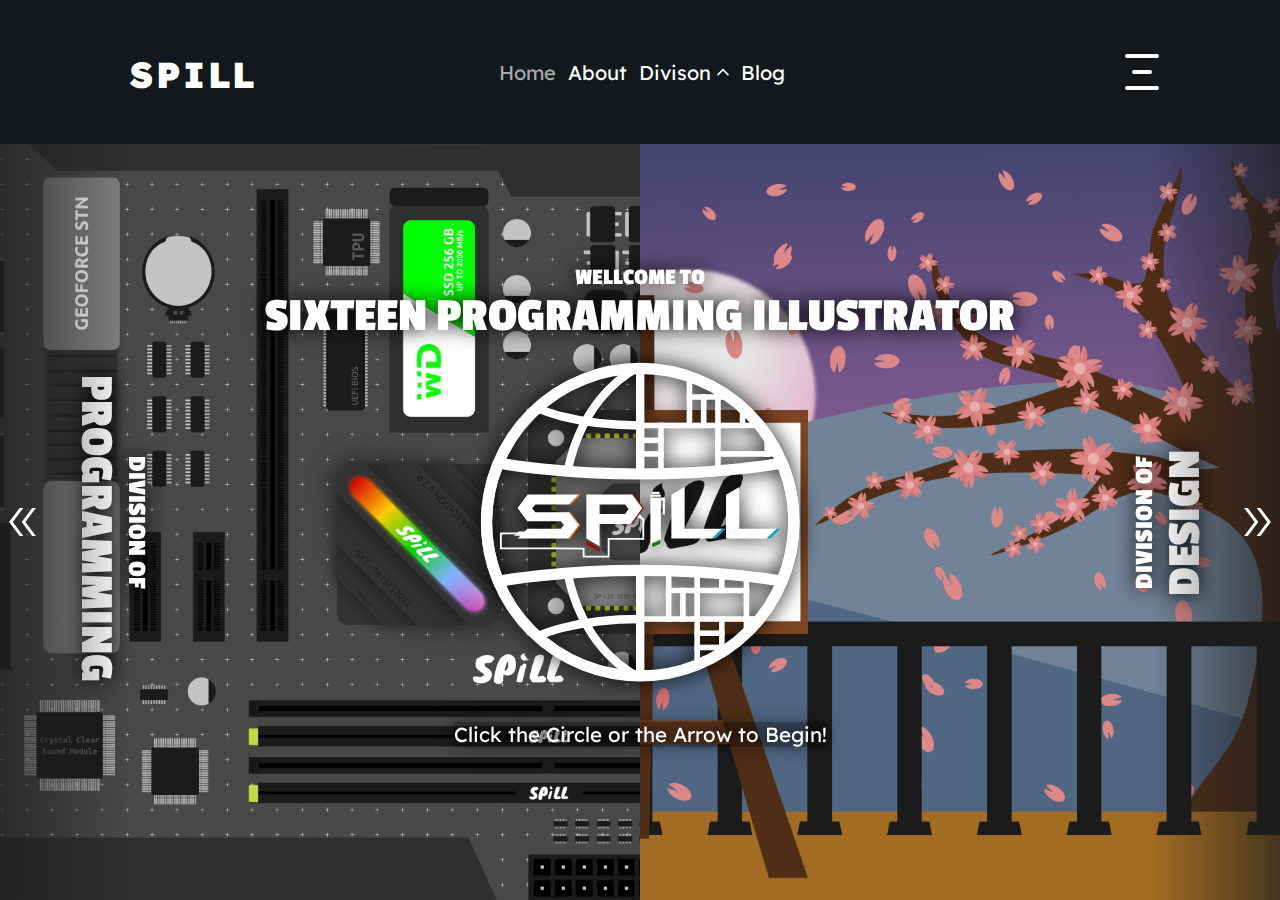
<file: index.html>
<!DOCTYPE html>
<html lang="en">
<head>
    <meta charset="UTF-8">
    <meta name="viewport" content="width=device-width, initial-scale=1.0">
    <title>Document</title>
</head>
<body>
    For Vercel Use Only

    <script>
        setTimeout(() => {
            window.location.href = "/spill";
        }, 200);
    </script>
</body>
</html>
</file>
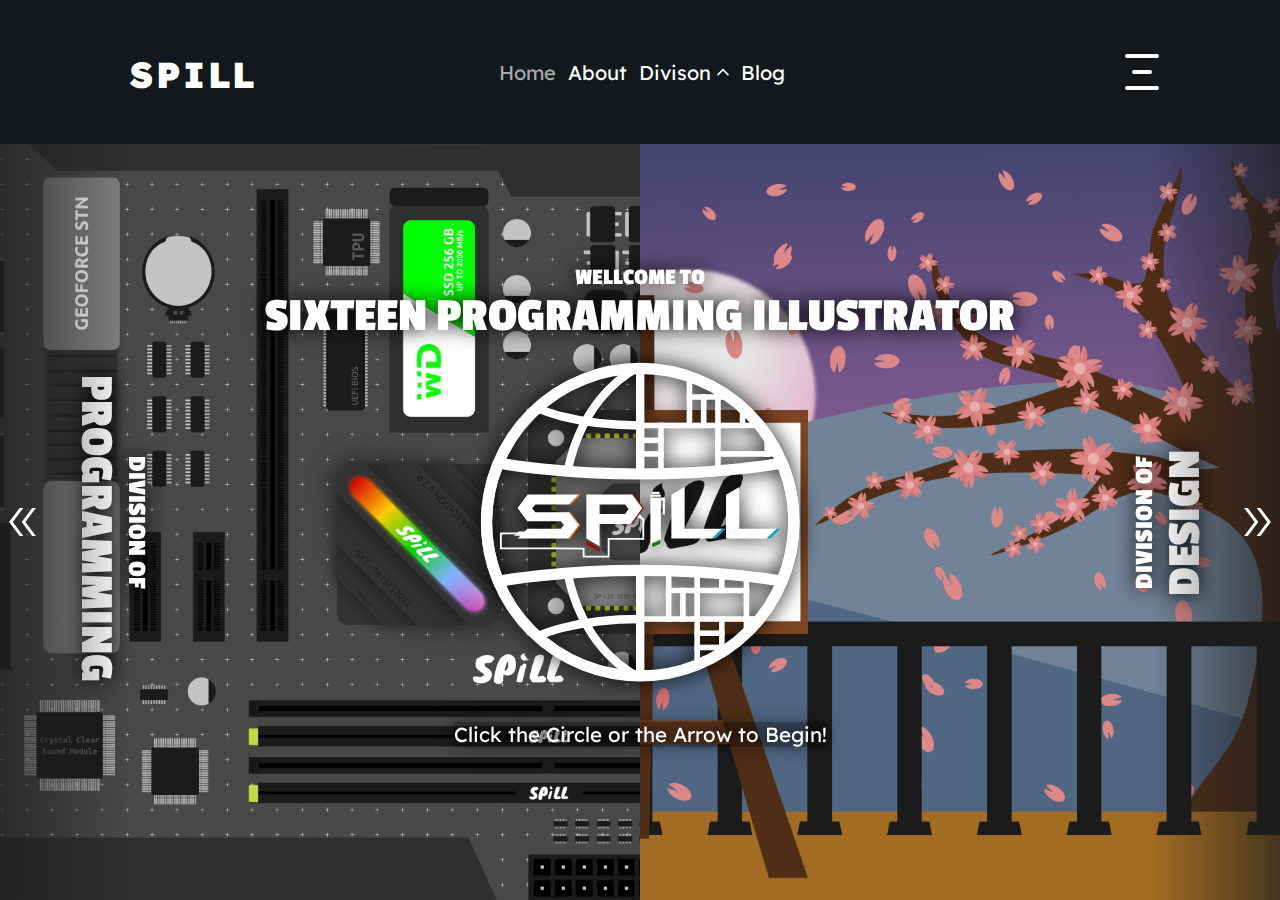
<file: spill/index.html>
<!DOCTYPE html>
<html lang="id">
<head>
   <meta charset="UTF-8">
   <meta http-equiv="X-UA-Compatible" content="IE=edge">
   <meta name="viewport" content="width=device-width, initial-scale=1.0">
   <!-- Metadata -->
   <title>Home | Sixteen Programming Illustrator Website</title>
   <meta name="description" content="Selamat datang di Website Ekstrakulikuler Sixteen Programming Illustrator SMA Negeri 16 Surabaya">
   <meta name="keywords" content="spill, sixteen programming illustrator, disain, programming, home, home spill, sman 16 surabaya">
   <meta name="twitter:card" content="summary">
   <link rel="canonical" href="https://kesiswaan.sman16-sby.sch.id/spill/">
   <!-- Search Console -->
   <meta name="google-site-verification" content="vifRWemnhXlXSxVCnlmoafW1EkzckISiGi5AQdWlloA" />
   <!-- Open Graph -->
   <meta property="og:title" content="Home | SPILL Website" />
   <meta property="og:type" content="website" />
   <meta property="og:url" content="https://kesiswaan.sman16-sby.sch.id/spill/" />
   <meta property="og:site_name" content="Sixteen Programming Illustrator" />
   <meta property="og:image" content="https://kesiswaan.sman16-sby.sch.id/spill/IMG/favicon.png" />
   <meta property="og:image:alt" content="Sixteen Preparing Illustrator's Logo" />
   <!-- Links -->
   <link rel="icon" type="image/png" href="../spill/IMG/favicon.png" media="(prefers-color-scheme: light)">
   <link rel="icon" type="image/png" href="../spill/IMG/favicon_white.png" media="(prefers-color-scheme: dark)">
   <link rel="stylesheet" type="text/css" href="../spill/global.css">
   <link rel="stylesheet" type="text/css" href="../spill/index.css">
   <!-- Modules: Navigation -->
   <script type="module" src="../spill/_nav/nav.js"></script>
   <link rel="stylesheet" type="text/css" href="../spill/_nav/nav.css">
   <!-- Schema -->
   <script type="application/ld+json">
      {
         "@context": "https://schema.org",
         "@type": "Organization",
         "name": "SPILL",
         "legalName": "Sixteen Programming Illustrator SMA Negeri 16 Surabaya",
         "description": "Sixteen Programming Illustrator merupakan Ekstrakulikuler di SMA Negeri 16 Surabaya yang berkaitan dengan Disain Digital dan Pemrograman.",
         "url": "https://kesiswaan.sman16-sby.sch.id/spill/",
         "logo": "https://kesiswaan.sman16-sby.sch.id/spill/IMG/favicon.png",
         "contactPoint": {
            "@type": "ContactPoint",
            "contactType": "customer support",
            "telephone": "[+62-895-6314-08165]",
            "email": "ekskulspill@gmail.com"
         },
         "sameAs": [ 
               "https://sman16-sby.sch.id"
         ],
         "address": {
            "@type": "PostalAddress",
            "addressLocality": "Surabaya",
            "addressCountry": "ID"
         }
      },
      {
         "@context": "https://schema.org",
         "@type": "BreadcrumbList",
         "itemListElement": [
            {
                  "@type": "ListItem",
                  "position": 1,
                  "name": "Kesiswaan SMAN 16 Surabaya",
                  "item": "https://kesiswaan.sman16-sby.sch.id"
            },
            {
                  "@type": "ListItem",
                  "position": 2,
                  "name": "Sixteen Programming Illustrator"
            }
         ]
      }
  </script>

</head>
<body>
   <!-- Temporary redirect mobile users -->
   <!-- <script>
      if (window.matchMedia("(max-width: 767px)").matches)
      {
         setTimeout(() => {
            window.location.href = "../spill/about";
         }, 100);
      }
   </script>
    -->
   <nav-bar></nav-bar>
    
    <section id="main-section">
         <div class="panel prog panel-right progBack"></div>
         <div class="panel des panel-left desBack"></div>
         <!--  -->
         <div class="panel prog panel-left progFront"></div>
         <div class="panel des panel-right desFront"></div>

         <!--  -->
         <div class="panel-full overlay-right noBlock"></div>
         <div class="panel-full overlay-left noBlock"></div>

         <!-- Side Content -->

         <div class="prog-content">
            <h2 class="prog-h">
               Division of<br/><span class="spills">Programming</span>
            </h2>
            <p class="prog-p desktop-only">
               &emsp;&emsp;Di Divisi Programming, kalian akan diajarkan seputar competitive programming, berpikir komputatif, serta Bahasa Pemrograman C++ lewat latihan-latihan soal.
               <br/>
               &emsp;&emsp;Selain itu kalian juga akan diajarkan tentang hal-hal lain yang berhubungan dengan dunia pemrogaman.
               <br/>
               &emsp;&emsp;Klik panah ini untuk mendapatkan informasi lebih lanjut!
            </p>
         </div>

         <div class="des-content">
            <h2 class="des-h">
               Division of<br/><span class="spills">Design</span>
            </h2>
            <p class="des-p desktop-only">
               &emsp;&emsp;Di Divisi Desain, kita akan mengikuti banyak lomba. Mulai dari Poster, Logo, maupun Komik.
               <br/>
               &emsp;&emsp;Kita bisa memilih dan mengerjakan sesuai kemampuan kita. Dimana kita belajar sambil berlomba bersama.
               <br/>
               &emsp;&emsp;Klik panah ini untuk mendapatkan informasi lebih lanjut!
            </p>
         </div>

         <!-- Main Content -->
         <main class="index-content">
            <h1 class="index-heading">
               Wellcome to<br/><span class="spills">Sixteen Programming Illustrator</span>
            </h1>
            <div class="index-wraper">   
               <div class="index-menu-wrap imw1">   
                  <svg class="index-menu-icon" xmlns="http://www.w3.org/2000/svg" height="48" width="48"><path d="M0 36v-2.65q0-1.95 2.1-3.15T7.5 29q.65 0 1.2.025.55.025 1.1.125-.4.85-.6 1.725-.2.875-.2 1.875V36Zm12 0v-3.25q0-3.25 3.325-5.25t8.675-2q5.4 0 8.7 2 3.3 2 3.3 5.25V36Zm27 0v-3.25q0-1-.175-1.875t-.575-1.725q.55-.1 1.1-.125Q39.9 29 40.5 29q3.4 0 5.45 1.2Q48 31.4 48 33.35V36Zm-15-7.5q-4 0-6.5 1.2T15 32.75V33h18v-.3q0-1.8-2.475-3T24 28.5Zm-16.5-1q-1.45 0-2.475-1.025Q4 25.45 4 24q0-1.45 1.025-2.475Q6.05 20.5 7.5 20.5q1.45 0 2.475 1.025Q11 22.55 11 24q0 1.45-1.025 2.475Q8.95 27.5 7.5 27.5Zm33 0q-1.45 0-2.475-1.025Q37 25.45 37 24q0-1.45 1.025-2.475Q39.05 20.5 40.5 20.5q1.45 0 2.475 1.025Q44 22.55 44 24q0 1.45-1.025 2.475Q41.95 27.5 40.5 27.5ZM24 24q-2.5 0-4.25-1.75T18 18q0-2.55 1.75-4.275Q21.5 12 24 12q2.55 0 4.275 1.725Q30 15.45 30 18q0 2.5-1.725 4.25T24 24Zm0-9q-1.25 0-2.125.85T21 18q0 1.25.875 2.125T24 21q1.3 0 2.15-.875Q27 19.25 27 18q0-1.3-.85-2.15Q25.3 15 24 15Zm0 18Zm0-15Z"/></svg>
                  <a href="../spill/about/" rel="next"><p class="about-link">
                     Tentang Kami
                  </p></a>
               </div>
               <button title="home menu" class="index-logo-wraper" type="button">   
                  <svg
                  class="index-logo"
                  id="Layer_1"
                  data-name="Layer 1"
                  viewBox="0 0 511.99999 512"
                  version="1.1"
                  width="512"
                  height="512"
                  xmlns="http://www.w3.org/2000/svg"
                  xmlns:svg="http://www.w3.org/2000/svg">
                  <defs
                     id="defs150">
                     <style
                        id="style148">.cls-1{fill:#e67023;}.cls-2,.cls-6,.cls-7{fill:#231f20;}.cls-3{fill:#9a100c;}.cls-10,.cls-4,.cls-5{fill:none;}.cls-10,.cls-4,.cls-5,.cls-6,.cls-7{stroke:#231f20;stroke-miterlimit:10;}.cls-5,.cls-7{stroke-width:3px;}.cls-10,.cls-6{stroke-width:2px;}.cls-8{fill:#10a3c8;}.cls-9{isolation:isolate;}</style>
                  </defs>
                  <g
                     id="layer6"
                     transform="translate(-518.98323,-1241.1616)">
                     <g
                        id="g16089"
                        transform="translate(-3.0167694,1241.1616)">
                     <circle
                        style="fill:none;stroke:#ffffff;stroke-width:16;stroke-dasharray:none;stroke-opacity:1;paint-order:stroke markers fill"
                        id="circle15967"
                        cx="778"
                        cy="256"
                        r="219.62068" />
                     <g
                        id="g16009"
                        transform="matrix(0.89872531,0,0,0.89782927,548.35774,39.287157)"
                        style="display:inline;stroke-width:1.11324">
                        <polygon
                           class="cls-1"
                           points="146.29,69.49 128.66,94.11 118.28,94.11 118.28,45.97 128.6,45.97 "
                           id="polygon15969"
                           style="fill:#e67023;stroke-width:1.27683"
                           transform="matrix(0.87188055,0,0,0.87188055,32.737083,185.38639)" />
                        <polygon
                           class="cls-2"
                           points="277.26,103.59 292.16,97.39 291.83,103.45 278.02,109.62 "
                           id="polygon15971"
                           style="fill:#008000;stroke-width:1.27683"
                           transform="matrix(0.87188055,0,0,0.87188055,32.737083,185.38639)" />
                        <polygon
                           class="cls-3"
                           points="181.5,111.92 157.29,97.2 157.29,105.08 181.5,118.77 "
                           id="polygon15973"
                           style="fill:#9a100c;stroke-width:1.27683"
                           transform="matrix(0.87188055,0,0,0.87188055,32.737083,185.38639)" />
                        <path
                           class="cls-4"
                           d="M 271.86776,200.99305"
                           id="path15975"
                           style="fill:none;stroke:#231f20;stroke-width:1.11324;stroke-miterlimit:10" />
                        <rect
                           class="cls-2"
                           x="271.78928"
                           y="197.47937"
                           width="16.469824"
                           height="3.5049598"
                           id="rect15977"
                           style="fill:#ffffff;stroke-width:1.11324" />
                        <polyline
                           class="cls-5"
                           points="42.78 84.64 1.5 84.52 1.5 112.08 86.26 112.08 100.46 112.08 152.4 112.41 152.4 126.93 184.24 126.93 197.96 126.93 197.96 94.75 241.07 94.75 261.16 94.75 261.16 66.49 261.16 58.07"
                           id="polyline15979"
                           transform="matrix(0.87188055,0,0,0.87188055,32.737083,185.38639)"
                           style="fill:none;stroke:#ffffff;stroke-width:3.33973px;stroke-miterlimit:10" />
                        <polyline
                           class="cls-6"
                           points="261.88 58.84 256.67 54.85 256.33 52.83 250.55 48.4 248.1 51.6 253.82 55.98 255.41 56.26 260.82 60.22"
                           id="polyline15981"
                           transform="matrix(0.87188055,0,0,0.87188055,32.737083,185.38639)"
                           style="fill:#ffffff;stroke:#ffffff;stroke-width:2.22648px;stroke-miterlimit:10" />
                        <polygon
                           class="cls-2"
                           points="293.13,18.99 300.53,18.99 300.53,49.99 296.83,49.99 296.83,24.7 293.17,24.66 "
                           id="polygon15983"
                           style="fill:#ffffff;stroke-width:1.27683"
                           transform="matrix(0.87188055,0,0,0.87188055,32.737083,185.38639)" />
                        <polyline
                           class="cls-2"
                           points="276.53 13.27 276.53 8.83 290.78 8.83 290.78 13.27"
                           id="polyline15985"
                           style="fill:#ffffff;stroke-width:1.27683"
                           transform="matrix(0.87188055,0,0,0.87188055,32.737083,185.38639)" />
                        <polygon
                           class="cls-7"
                           points="46.42,80.99 57.52,89.14 24.98,89.14 29.11,85.63 33.75,81.22 "
                           id="polygon15987"
                           transform="matrix(0.87188055,0,0,0.87188055,32.737083,185.38639)"
                           style="fill:#ffffff;stroke:none;stroke-width:3.33973px;stroke-miterlimit:10" />
                        <path
                           class="cls-2"
                           d="M 276.45385,288.93964"
                           id="path15989"
                           style="fill:#231f20;stroke-width:1.11324" />
                        <polyline
                           class="cls-3"
                           points="235.66 13.87 244.07 13.87 262.29 38.62 241.07 67.32 235.66 67.52"
                           id="polyline15991"
                           style="fill:#9a100c;stroke-width:1.27683"
                           transform="matrix(0.87188055,0,0,0.87188055,32.737083,185.38639)" />
                        <polyline
                           class="cls-1"
                           points="147.28 13.87 129.33 31.82 124.25 31.82 141.97 13.87"
                           id="polyline15993"
                           style="fill:#e67023;stroke-width:1.27683"
                           transform="matrix(0.87188055,0,0,0.87188055,32.737083,185.38639)" />
                        <path
                           class="cls-2"
                           d="m 157.65141,245.99953 -15.89438,21.44826 H 60.672136 L 76.19161,251.75394 h 53.18471 l 4.97844,-5.78057 -5.09178,-6.27754 H 76.060828 L 60.637261,218.97123 76.566518,197.4445 h 81.084892 l -15.69385,15.69385 H 88.88619 l -5.100501,5.9811 5.100501,6.37345 h 53.35909 z"
                           id="path15995"
                           style="fill:#ffffff;stroke-width:1.11324" />
                        <path
                           class="cls-2"
                           d="m 258.78955,219.06714 -18.48386,25.02297 H 190.9834 v 35.4681 l -21.12566,-12.12786 v -69.95098 h 73.06359 z m -21.66623,1.36885 -5.519,-7.29764 H 190.9834 v 15.05738 h 40.54245 z"
                           id="path15997"
                           style="fill:#ffffff;stroke-width:1.11324" />
                        <path
                           class="cls-2"
                           d="m 271.69339,201.95212 c 0.0872,24.63934 0,48.3545 0.0523,72.99384 0.98522,-0.40106 9.34656,-4.04553 14.01984,-5.92879 l 2.61564,-1.04625 v -66.0188 z"
                           id="path15999"
                           style="fill:#ffffff;stroke-width:1.11324" />
                        <path
                           class="cls-2"
                           d="m 386.15386,251.78881 -15.69385,15.69385 h -65.39104 v -69.88994 l 21.10823,-12.20633 v 66.3937 z"
                           id="path16001"
                           style="fill:#ffffff;stroke-width:1.11324" />
                        <path
                           class="cls-2"
                           d="m 473.03676,251.78881 -15.69385,15.69385 h -65.39104 v -69.88994 l 21.11695,-12.20633 v 66.3937 z"
                           id="path16003"
                           style="fill:#ffffff;stroke-width:1.11324" />
                        <polyline
                           class="cls-8"
                           points="511.04 76.16 493.08 94.11 485.78 94.11 504.41 76.16"
                           id="polyline16005"
                           style="fill:#10a3c8;stroke-width:1.27683"
                           transform="matrix(0.87188055,0,0,0.87188055,32.737083,185.38639)" />
                        <polyline
                           class="cls-8"
                           points="411.47 76.16 393.52 94.11 386.22 94.11 404.84 76.16"
                           id="polyline16007"
                           style="fill:#10a3c8;stroke-width:1.27683"
                           transform="matrix(0.87188055,0,0,0.87188055,32.737083,185.38639)" />
                     </g>
                     <path
                        id="path16011"
                        style="fill:none;stroke:#ffffff;stroke-width:16;stroke-dasharray:none;stroke-opacity:1;paint-order:stroke markers fill"
                        d="m 575.72072,171.48045 a 219.62068,219.62068 0 0 0 -17.17187,82.15039 c 0.014,0.78757 -0.0264,1.58083 0,2.36719 0.002,1.25004 0.0773,2.54101 0.10156,3.80468 a 219.62068,219.62068 0 0 0 1.76953,24.71875 c 0.16122,1.33565 0.29168,2.67307 0.47266,4.00586 a 219.62068,219.62068 0 0 0 14.82812,51.98828 c 5.39588,-1.00564 85.79579,-15.66406 202.53321,-15.66406 115.77216,0 195.44777,14.36007 202.05468,15.58399 a 219.62068,219.62068 0 0 0 17.14258,-82.0625 c -0.0147,-0.79042 0.0226,-1.58554 -0.004,-2.375 0.01,-9.22464 -0.63818,-18.82305 -1.73047,-28.38086 a 219.62068,219.62068 0 0 0 -15.01758,-56.1211 c -5.62069,1.04639 -85.88549,15.64844 -202.44531,15.64844 -116.73742,0 -197.13733,-14.65842 -202.53321,-15.66406 z" />
                     <path
                        id="path16013"
                        style="fill:none;stroke:#ffffff;stroke-width:12;stroke-dasharray:none;stroke-opacity:1;paint-order:stroke markers fill"
                        d="m 778,324.85337 2e-5,150.76729" />
                     <path
                        id="path16015"
                        style="fill:none;stroke:#ffffff;stroke-width:12;stroke-dasharray:none;stroke-opacity:1;paint-order:stroke markers fill"
                        d="M 778.00002,36.379297 V 187.14268" />
                     <path
                        id="path16017"
                        style="fill:none;stroke:#ffffff;stroke-width:12;stroke-dasharray:none;stroke-opacity:1;paint-order:stroke markers fill"
                        d="m 674.26781,328.78443 c 23.68383,114.16847 98.95473,146.83623 98.95473,146.83623" />
                     <path
                        id="path16019"
                        style="fill:none;stroke:#ffffff;stroke-width:12;stroke-dasharray:none;stroke-opacity:1;paint-order:stroke markers fill"
                        d="m 773.22254,36.379297 c 0,0 -75.27006,32.6674 -98.95433,146.834333" />
                     <path
                        id="path16021"
                        style="fill:none;stroke:#ffffff;stroke-width:12;stroke-dasharray:none;stroke-opacity:1;paint-order:stroke markers fill"
                        d="m 778.00005,394.23897 c -98.86012,0 -146.81571,25.09622 -146.81571,25.09622" />
                     <path
                        id="path16023"
                        style="fill:none;stroke:#ffffff;stroke-width:12;stroke-dasharray:none;stroke-opacity:1;paint-order:stroke markers fill"
                        d="m 631.18431,92.664767 c 0,0 47.95559,25.096223 146.81571,25.096223" />
                     <path
                        style="fill:none;fill-opacity:1;stroke:#ffffff;stroke-width:8;stroke-dasharray:none;stroke-opacity:1;paint-order:stroke markers fill"
                        d="m 778.00002,117.76099 h 70.36717 V 47.95745"
                        id="path16025" />
                     <path
                        style="fill:none;fill-opacity:1;stroke:#ffffff;stroke-width:8;stroke-linecap:square;stroke-dasharray:none;stroke-opacity:1;paint-order:stroke markers fill"
                        d="m 848.36719,77.070154 h 40.69084"
                        id="path16027" />
                     <path
                        style="fill:none;fill-opacity:1;stroke:#ffffff;stroke-width:8;stroke-linecap:square;stroke-dasharray:none;stroke-opacity:1;paint-order:stroke markers fill"
                        d="M 889.05803,66.528741 V 117.76099"
                        id="path16029" />
                     <path
                        style="fill:none;fill-opacity:1;stroke:#ffffff;stroke-width:8;stroke-linecap:square;stroke-dasharray:none;stroke-opacity:1;paint-order:stroke markers fill"
                        d="m 924.24162,92.15058 v 25.61041"
                        id="path16031" />
                     <path
                        style="fill:none;fill-opacity:1;stroke:#ffffff;stroke-width:8;stroke-linecap:square;stroke-dasharray:none;stroke-opacity:1;paint-order:stroke markers fill"
                        d="m 848.36719,117.76099 h 40.69084"
                        id="path16033" />
                     <path
                        style="fill:none;fill-opacity:1;stroke:#ffffff;stroke-width:8;stroke-linecap:square;stroke-dasharray:none;stroke-opacity:1;paint-order:stroke markers fill"
                        d="M 868.71261,77.070155 V 117.76099"
                        id="path16035" />
                     <path
                        style="fill:none;fill-opacity:1;stroke:#ffffff;stroke-width:8;stroke-linecap:square;stroke-dasharray:none;stroke-opacity:1;paint-order:stroke markers fill"
                        d="m 889.05803,117.76099 v 64.95382"
                        id="path16037" />
                     <path
                        style="fill:none;fill-opacity:1;stroke:#ffffff;stroke-width:8;stroke-linecap:square;stroke-dasharray:none;stroke-opacity:1;paint-order:stroke markers fill"
                        d="M 959.42522,158.45183 H 889.05803"
                        id="path16039" />
                     <path
                        style="fill:none;fill-opacity:1;stroke:#ffffff;stroke-width:8;stroke-linecap:square;stroke-dasharray:none;stroke-opacity:1;paint-order:stroke markers fill"
                        d="M 948.65527,117.76099 H 889.05803"
                        id="path16041" />
                     <path
                        style="fill:none;fill-opacity:1;stroke:#ffffff;stroke-width:8;stroke-linecap:square;stroke-dasharray:none;stroke-opacity:1;paint-order:stroke markers fill"
                        d="M 905.34738,77.070154 H 889.05803"
                        id="path16043" />
                     <path
                        style="fill:none;fill-opacity:1;stroke:#ffffff;stroke-width:8;stroke-linecap:square;stroke-dasharray:none;stroke-opacity:1;paint-order:stroke markers fill"
                        d="m 959.42522,132.23355 v 26.21828"
                        id="path16045" />
                     <path
                        style="fill:none;fill-opacity:1;stroke:#ffffff;stroke-width:8;stroke-linecap:square;stroke-dasharray:none;stroke-opacity:1;paint-order:stroke markers fill"
                        d="M 974.76788,158.45183 H 959.42522"
                        id="path16047" />
                     <path
                        style="fill:none;fill-opacity:1;stroke:#ffffff;stroke-width:8;stroke-linecap:square;stroke-dasharray:none;stroke-opacity:1;paint-order:stroke markers fill"
                        d="m 807.67635,117.76099 v 69.07366"
                        id="path16049" />
                     <path
                        style="fill:none;fill-opacity:1;stroke:#ffffff;stroke-width:8;stroke-linecap:square;stroke-dasharray:none;stroke-opacity:1;paint-order:stroke markers fill"
                        d="m 778.00002,158.45183 h 29.67633"
                        id="path16051" />
                     <path
                        style="fill:none;fill-opacity:1;stroke:#ffffff;stroke-width:8;stroke-linecap:square;stroke-dasharray:none;stroke-opacity:1;paint-order:stroke markers fill"
                        d="m 778.00002,139.10641 h 29.67633"
                        id="path16053" />
                     <path
                        style="fill:none;fill-opacity:1;stroke:#ffffff;stroke-width:8;stroke-linecap:square;stroke-dasharray:none;stroke-opacity:1;paint-order:stroke markers fill"
                        d="m 818.69086,394.23897 v -68.8036"
                        id="path16055" />
                     <path
                        style="fill:none;fill-opacity:1;stroke:#ffffff;stroke-width:8;stroke-linecap:square;stroke-dasharray:none;stroke-opacity:1;paint-order:stroke markers fill"
                        d="M 818.69086,394.23897 H 778.00005"
                        id="path16057" />
                     <path
                        style="fill:none;fill-opacity:1;stroke:#ffffff;stroke-width:8;stroke-linecap:square;stroke-dasharray:none;stroke-opacity:1;paint-order:stroke markers fill"
                        d="M 859.38167,394.23897 H 818.69086"
                        id="path16059" />
                     <path
                        style="fill:none;fill-opacity:1;stroke:#ffffff;stroke-width:8;stroke-linecap:square;stroke-dasharray:none;stroke-opacity:1;paint-order:stroke markers fill"
                        d="M 859.38167,459.98595 V 394.23897"
                        id="path16061" />
                     <path
                        style="fill:none;fill-opacity:1;stroke:#ffffff;stroke-width:8;stroke-linecap:square;stroke-dasharray:none;stroke-opacity:1;paint-order:stroke markers fill"
                        d="m 859.38167,394.23897 10e-6,-67.02942"
                        id="path16063" />
                     <path
                        style="fill:none;fill-opacity:1;stroke:#ffffff;stroke-width:8;stroke-linecap:square;stroke-dasharray:none;stroke-opacity:1;paint-order:stroke markers fill"
                        d="m 839.03626,353.54813 v 40.69084"
                        id="path16065" />
                     <path
                        style="fill:none;fill-opacity:1;stroke:#ffffff;stroke-width:8;stroke-linecap:square;stroke-dasharray:none;stroke-opacity:1;paint-order:stroke markers fill"
                        d="M 859.38167,353.54813 H 818.69086"
                        id="path16067" />
                     <path
                        style="fill:none;fill-opacity:1;stroke:#ffffff;stroke-width:8;stroke-linecap:square;stroke-dasharray:none;stroke-opacity:1;paint-order:stroke markers fill"
                        d="m 929.74887,353.54813 h -70.3672"
                        id="path16069" />
                     <path
                        style="fill:none;fill-opacity:1;stroke:#ffffff;stroke-width:8;stroke-linecap:square;stroke-dasharray:none;stroke-opacity:1;paint-order:stroke markers fill"
                        d="m 929.74887,394.23897 h -70.3672"
                        id="path16071" />
                     <path
                        style="fill:none;fill-opacity:1;stroke:#ffffff;stroke-width:8;stroke-linecap:square;stroke-dasharray:none;stroke-opacity:1;paint-order:stroke markers fill"
                        d="m 929.74887,353.54813 v 40.69084"
                        id="path16073" />
                     <path
                        style="fill:none;fill-opacity:1;stroke:#ffffff;stroke-width:8;stroke-linecap:square;stroke-dasharray:none;stroke-opacity:1;paint-order:stroke markers fill"
                        d="m 894.56527,442.13377 v -47.8948"
                        id="path16075" />
                     <path
                        style="fill:none;fill-opacity:1;stroke:#ffffff;stroke-width:8;stroke-linecap:square;stroke-dasharray:none;stroke-opacity:1;paint-order:stroke markers fill"
                        d="m 929.74887,394.23897 v 20.52351"
                        id="path16077" />
                     <path
                        style="fill:none;fill-opacity:1;stroke:#ffffff;stroke-width:8;stroke-linecap:square;stroke-dasharray:none;stroke-opacity:1;paint-order:stroke markers fill"
                        d="m 894.56527,434.92981 h -35.1836"
                        id="path16079" />
                     <path
                        style="fill:none;fill-opacity:1;stroke:#ffffff;stroke-width:8;stroke-linecap:square;stroke-dasharray:none;stroke-opacity:1;paint-order:stroke markers fill"
                        d="m 894.56527,414.58439 h -35.1836"
                        id="path16081" />
                     <path
                        style="fill:none;fill-opacity:1;stroke:#ffffff;stroke-width:8;stroke-linecap:square;stroke-dasharray:none;stroke-opacity:1;paint-order:stroke markers fill"
                        d="M 948.6553,394.23897 H 929.74887"
                        id="path16083" />
                     <path
                        style="fill:none;fill-opacity:1;stroke:#ffffff;stroke-width:8;stroke-linecap:square;stroke-dasharray:none;stroke-opacity:1;paint-order:stroke markers fill"
                        d="m 929.74887,333.2373 v 20.31083"
                        id="path16085" />
                     <path
                        style="fill:none;fill-opacity:1;stroke:#ffffff;stroke-width:8;stroke-linecap:square;stroke-dasharray:none;stroke-opacity:1;paint-order:stroke markers fill"
                        d="m 894.56527,329.73216 v 23.81597"
                        id="path16087" />
                     </g>
                  </g>
                  </svg>
               </button>
               <div class="index-menu-wrap imw2">   
                  <svg class="index-menu-icon" xmlns="http://www.w3.org/2000/svg" height="48" width="48"><path d="M13.85 34.05H27.6v-3H13.85Zm0-8.55h20.3v-3h-20.3Zm0-8.55h20.3v-3h-20.3ZM9 42q-1.2 0-2.1-.9Q6 40.2 6 39V9q0-1.2.9-2.1Q7.8 6 9 6h30q1.2 0 2.1.9.9.9.9 2.1v30q0 1.2-.9 2.1-.9.9-2.1.9Zm0-3h30V9H9v30ZM9 9v30V9Z"/></svg>
                  <a href="../spill/404.html" rel="nofollow"><p class="about-link">
                     Blog SPILL
                  </p></a>
               </div>
            </div>
            <p class="click">
               Click the Circle or the Arrow to Begin!
            </p>
            <p style="display:none;margin-top: 3rem;" class="click" id="notifyclick">
             Click Anywhere to Close Pop up !
            </p>
         </main>
         
         <!--  -->
         <a href="../spill/design/" rel="nofollow" class="panel-tringger panel-right tringger-right">
            <svg class="arrow" xmlns="http://www.w3.org/2000/svg" height="48" width="48"><path d="m12.1 38 10.5-14-10.5-14h3.7l10.5 14-10.5 14Zm12.6 0 10.5-14-10.5-14h3.7l10.5 14-10.5 14Z"/></svg>
         </a>
         <a href="../spill/404.html" rel="nofollow" class="panel-tringger panel-left tringger-left">
            <svg class="arrow" xmlns="http://www.w3.org/2000/svg" height="48" width="48"><path d="m12.1 38 10.5-14-10.5-14h3.7l10.5 14-10.5 14Zm12.6 0 10.5-14-10.5-14h3.7l10.5 14-10.5 14Z"/></svg>
         </a>
         
         <!--  -->
         <div class="panel-block panel-right noBlock block-right"></div>
         <div class="panel-block panel-left noBlock block-left"></div>

    </section>    

    <script src="../spill/home.js"></script>
    
</body>
</html>

<!-- SPILL Patch 2.2 15 June 2025 -->
</file>
<file: spill/global.css>
@import url('https://fonts.googleapis.com/css2?family=Lexend:wght@100;200;300;400;500;600;700;800;900&display=swap');

@import url('https://fonts.googleapis.com/css2?family=Bebas+Neue&display=swap');

@import url('https://fonts.googleapis.com/css2?family=Oswald:wght@200;300;400;500;600;700&display=swap');

@import url('https://fonts.googleapis.com/css2?family=Poppins:ital,wght@0,100;0,200;0,300;0,400;0,500;0,600;0,700;0,800;0,900;1,100;1,200;1,300;1,400;1,500;1,600;1,700;1,800;1,900&display=swap');

@import url('https://fonts.googleapis.com/css2?family=Passion+One:wght@400;700;900&display=swap');

html,
body{
    overflow-x:hidden;
    scroll-behavior: smooth;
}

body{
    --nav-height: 16vmin;
    padding-top: var(--nav-height);
}

::-webkit-scrollbar{
    width: 1em;
}

::-webkit-scrollbar-track{
    background: var(--gray-4);
    padding: .1em;
}

::-webkit-scrollbar-thumb{
    background: var(--gray-2);
    border-radius: .4em;
}

::-webkit-scrollbar-thumb:hover{
    background: var(--gray-1);
}

*,
*::before,
*::after{
    box-sizing:border-box;
    margin:0;
    padding:0;
    /* font-family:'lexend',sans-serif; */
}

p{
    font-family:'lexend',sans-serif;
}

body{
     --a-hover: white;

     /* Color Liblarry Fireship.io*/
    --red:#ff3860;
    --red-dark:#ff1443;
    --red-light:#ff5c7c;
    --blue:#498afb;
    --blue-dark:#2674fa;
    --blue-light:#6ca0fc;
    --orange:#fa8142;
    --orange-dark:#f96a1f;
    --orange-light:#fb9865;
    --green:#09c372;
    --green-dark:#07a15e;
    --green-light:#0be586;

    --green-darker: rgb(8, 105, 63);
    --green-darkerer: rgb(4, 39, 24);

    --purple:#9166cc;
    --purple-dark:#7d4bc3;
    --purple-light:#a481d5;
    --pink:#ff4088;
    --pink-dark:#ff1c72;
    --pink-light:#ff649e;
    --gray-0:#f8f8f8;
    --gray-1:#dbe1e8;
    --gray-2:#b2becd;
    --gray-3:#6c7983;
    --gray-4:#454e56;
    --gray-5:#2a2e35;
    --gray-6:#12181b;
}

a{
    color: currentColor;
    text-decoration: none;
}

a:hover{
    color: var(--a-hover);
    text-decoration: underline;
    transition-property:all;
    transition-duration:0.5s;
}

nav a:hover{
    color: var(--nav-a-hover);
    text-decoration: none;
}

abbr{
    font-variant: none;
    text-decoration: none;
}

.ro180{
    transform: rotate(180deg);
}

.vflex-c{
    display: flex;
    justify-content: center;
    align-items: center;
    flex-direction: column;
}.vflex-l{
    display: flex;
    justify-content: center;
    align-items: flex-start;
    flex-direction: column;
}.vflex-r{
    display: flex;
    justify-content: center;
    align-items: flex-end;
    flex-direction: column;
}

/* JS Class*/

.sl-up{
    transform: translateY(50%);
}

.sl-down{
    transform: translateY(-50%);
}

.sl-up,
.sl-down{
    transition: opacity 0.5s ease-in, transform 0.4s ease-in;
    opacity: 0;
}

.sl-up.appear,
.sl-down.appear{
    transform: translateY(0);
    opacity: 1;
}
</file>
<file: spill/index.css>
html{
    overflow: hidden;
}

#main-section{
    height:calc(100vh - var(--nav-height));
    height:calc(100dvh - var(--nav-height));
    width: 100vw;
    width: 100dvw;
}

.link .home{
    color:var(--text-color-nav-grey);
    transition-property:all;
    transition-duration:0.25s;
}

.nav-plus-home{
    color: var(--gray-3);
    cursor: default;
}

/*Main Section*/

.panel{
    position: absolute;
    height:calc(100vh - var(--nav-height));
    width: 50vw;
    transition: all 0.5s ease-in;
}.panel-tringger{
    position: absolute;
    height:calc(100vh - var(--nav-height));
    width: 10vw;
    transition: all 0.5s ease-in;
    background: linear-gradient(
        90deg, 
        rgba(255,255,255,0) 0%, 
        rgba(30, 30, 30, 0.7) 100%
        );
    display: flex;
    justify-content: end;
    align-items: center;
}.panel-block{
    position: absolute;
    height:calc(100vh - var(--nav-height));
    width: 15vw;
    background: transparent;
}.panel-full{
    position: absolute;
    height:calc(100vh - var(--nav-height));
    width: 100vw;
}

.panel-left{
    left: 0;
}.panel-right{
    right: 0;
}

.tringger-left{
    transform: rotate(180deg);
}

.progBack{
    background: url(../spill/IMG/home/Prog_R.png);
    background-position: left;
    background-size: cover;
}.progFront{
    background: url(../spill/IMG/home/Prog_L.png);
    background-position: right;
    background-size: cover;
}

.desBack{
    background: url(../spill/IMG/home/Dis_L.png);
    background-position: right;
    background-size: cover;
}.desFront{
    background: url(../spill/IMG/home/Dis_R.png);
    background-position: left;
    background-size: cover;
}

.arrow{
    color: white;
    fill: currentColor;
}

.overlay-right{
    background: linear-gradient(
        270deg, 
        rgba(255,255,255,0) 0%, 
        rgba(30, 30, 30, 0.7) 100%
        );
}.overlay-left{
    background: linear-gradient(
        90deg, 
        rgba(255,255,255,0) 0%, 
        rgba(30, 30, 30, 0.7) 100%
        );
}

.noBlock{
    display: none;
}.block{
    display: block;
}

.index-logo{
    --logo-about-w: clamp(5em, 28vmax, 40em);
    width: var(--logo-about-w);
    height: auto;
    aspect-ratio: 1/1;
    /* position: absolute;
    top: calc(50vh + var(--nav-height));
    left: 50vw;
    transform: translate(-50%, -60%); */
    z-index: 999;
    /* filter: drop-shadow(10px 10px 10px var(--gray-6)); */
    transition: rotate 0.5s linear;
    cursor: pointer;
}.index-logo-wraper{
    background-color: transparent;
    border: 0;
    -webkit-tap-highlight-color: transparent;
}.index-logo:hover{
    transform: scale(1.01);
    -webkit-tap-highlight-color: transparent;
}.index-content{
    display: flex;
    flex-direction: column;
    position: absolute;
    top: var(--nav-height);
    left: 0;
    width: 100vw;
    height: calc(100vh - var(--nav-height));
    justify-content: center;
    align-items: center;
    filter: drop-shadow(0px 0px 10px black);
    padding-bottom: 2em;
}.index-wraper{
    display: flex;
    flex-direction: row;
    justify-content: center;
    transition: all 0.5s ease-in;
    align-items: center;
    margin-bottom: 2vmin;
}.index-menu-wrap{
    width: 15em;
    display: none;
    justify-content: center;
    align-items: center;
    flex-direction: column;
    scale: 2;
    transition: all 0.5s linear;
}.index-menu-icon{
    transition: all 0.5s ease-in-out;
    color: white;
    fill: currentColor;
}.index-menu-icon:hover{
    transform: translateY(1vh);
}

.about-link{
    text-align: center;
    color: white;
    font-size: max(1.1vw, 0.6rem);
    transition: transform, 0.5s ;
}

.imw1{
    transform: translate(20%);
}.imw2{
    transform: translate(-20%);
}

.index-appear{
    display: flex;
    opacity: 0;
}.index-slide{
    opacity: 1;
    transform: translate(0);
}

.index-heading{
    color: white;
    text-align: center;
    font-weight:600;
    text-transform: uppercase;
    display: flex;
    justify-content: center;
    flex-direction: column;
    align-items: center;
    font-family: 'Passion One', cursive;
    font-size: clamp(0.5rem, 1.8vw, 1.8rem);
    transition: all 0.5s linear;
}.spills{
    font-size: clamp(1.8rem, 5vw, 3rem);
}.click{
    color: white;
    font-size: min(25px, 1.6vw);
    transition: all 0.5s linear;
    background-color: rgba(0, 0, 0, 0.24);
}

.prog-content{
    display: flex;
    flex-direction: row-reverse;
    position: absolute;
    top: var(--nav-height);
    left: 0;
    height: calc(100vh - var(--nav-height));
    justify-content: flex-end;
    align-items: center;
    filter: drop-shadow(0px 0px 10px black);
}.prog-h{
    transform: rotate(90deg);
    position: absolute;
    left: -1.5em;
    text-align: center;
    color: white;
    font-family: 'Passion One', cursive;
    font-size: min(30px, 2vw);
    font-weight:600;
    text-transform: uppercase;
    transition: all 0.5s ease-in;
    width: 11.5em;
}.prog-p{
    max-width: 40vw;
    margin-left: 6vw;
    font-size: min(25px, 1.6vw);
    color: white;
    text-align: justify;
    transform: translateX(-150%);
    transition: all 0.5s ease-in;
}

.des-content{
    display: flex;
    flex-direction: row;
    position: absolute;
    top: var(--nav-height);
    right: 0;
    height: calc(100vh - var(--nav-height));
    justify-content: flex-end;
    align-items: center;
    filter: drop-shadow(0px 0px 10px black);
}.des-h{
    transform: rotate(-90deg);
    position: absolute;
    right: -1.5em;
    text-align: center;
    color: white;
    font-family: 'Passion One', cursive;
    font-size: min(30px, 2vw);
    font-weight:600;
    text-transform: uppercase;
    transition: all 0.5s ease-in;
    width: 11.5em;
}.des-p{
    max-width: 40vw;
    margin-right: 6vw;
    font-size: min(25px, 1.6vw);
    color: white;
    text-align: justify;
    transform: translateX(150%);
    transition: all 0.5s ease-in;
}
</file>
<file: spill/_nav/nav.css>
nav a{
    color:var(--text-color-nav);
    text-decoration:none;
    transition-property:all;
    transition-duration:0.5s;
}

nav a:hover{
    color: var(--nav-a-hover);
}

body{
    background: #f4f4f4;

    /*** - Variable Declaration - ***/
    --text-color-nav: white;
    --text-color-nav-b: white;
    --text-color-nav-grey:#AAA;
    --bg-color-nav: transparent;

    --text-color-nav-2: white;
    --text-color-nav-b-2: white;
    --text-color-nav-grey-2:#AAA;
    --bg-color-nav-2: var(--gray-5);
    --bg-color-nav-2-hover: var(--gray-6);

    --nav-height: max(16vmin, 4em);
    --nav-height-smol: max(10vmin, 4em);
    --nav-height: max(16dvmin, 4em);
    --nav-height-smol: max(10dvmin, 4em);

    --nav-a-hover: #b6b6e6;
}

/** NAVIGATION BAR **/

#main-nav{
    z-index:1000;
    position:fixed;
    top:0;
    transition-property:all;
    transition-duration:0.25s;
    background:var(--bg-color-nav);
    min-width: 100vw;
    min-width: 100dvw;
    /*border-bottom: 2px solid #222;*/
}

#main-nav.nav-ext {
    background: var(--gray-6) !important;
}

.navbar{
    display:flex;
    justify-content:space-between;
    align-items:center;
    height:var(--nav-height);
    max-width:1080px;
    margin:0 auto;
    transition-property:all;
    transition-duration:0.25s;
    z-index: 9999;
}

.logo{
    margin-top:5px;
    margin-left:30px;
    font-family:'lexend',sans-serif;
    color:var(--text-color-nav);
    transition-property:all;
    transition-duration:0.25s;
    list-style-type:none;
    line-height:min(25px, 4vh);
    display:flex;
    flex-direction:column;
    align-items:baseline;
    width: 10vw;
}
    
.logo .l-top{
    font-weight:1000;
    font-size:min(36px, 8vw);
    letter-spacing:2.6px;
}

.logo .l-btm{
    font-weight:500;
    letter-spacing:1px;
    font-family:Arial, Helvetica, sans-serif;
    font-size: min(16px, 4vw);
}

.link{
    margin:25px;
    display:flex;
    justify-content:center;
    align-items:center;
}

.link li{
    color:var(--text-color-nav);
    /* transition-property:all;
    transition-duration:0.25s; */
    list-style-type:none;
    font-size: min(20px, 4vw);
    font-weight:400;
    padding-left:12px;
    transition-property:all;
    transition-duration:0.5s;
    font-family: 'lexend',sans-serif;
}

.link :hover{
    transform: translateY(-2px);
}

.divisi-wraper{
    display: flex;
    justify-content: center;
    align-items: center;
    cursor: pointer;
    background: transparent;
    border: 0;
    color: inherit;
    font: inherit;
}.divisi-i{
    color: white;
    fill: currentColor;
    transform: scale(0.5) rotateX(180deg);
    transition: all 0.5s ease-in-out;
    margin-left: -12px;
    margin-right: -18px;
/* }.divisi-i:hover{
    transform: scale(0.5) rotateX(180deg); */
}

.dropdown{
    /* margin-top: ; */
    background: var(--gray-4);
    display: none;
    position: absolute;
    transition: all 0.5s ease-in-out;
    opacity: 0;
    display: none;
    justify-content: center;
    align-items: baseline;
    flex-direction: column;
    right: 38vw;
    top: calc(var(--nav-height) - 30px);
    color: white;
    border-radius: 4px;
    transform: translateY(-2vh);
}.dpd-s{
    padding: 1vh;
}.dpd-sep{
    width: 100%;
}

.hbr-c{
    position: relative;
    display: flex;
    align-items: center;
    justify-content: center;
    align-content: center;
    width: min(35px, 8vh);
    height: min(35px, 8vh);
    cursor:pointer;
    transition: all 0.5s ease-in-out;
    transform: rotate(180deg);
    margin-right: 20px;
    
    background-color: transparent;
    border: 0;
}.hbr-c-wraper{
    width: 13vw;
    display: flex;
    align-items: center;
    justify-content: end;
}@media (max-width:400px) {
    .hbr-c-wraper{
        transform: scale(0.8);
    }
}

.hbr{
    width: min(20px, 6vh);
    height: min(4px, 4vh);
    background: var(--text-color-nav-b);
    border-radius: 5px;
    transition: all 0.5s ease-in-out;
    display: flex;
    justify-content: center;
    align-items: center;
    flex-direction: column;  
}

.hbr::before,
.hbr::after{
    content: '';
    position: absolute;
    width: min(34px, 8vh);
    height: min(4px, 4vh);
    background: var(--text-color-nav-b);
    border-radius: 5px;
    transition: all 0.5s ease-in-out;
}

.hbr::before{
    transform: translateY(-16px);
}

.hbr::after{
    transform: translateY(16px);
}

/*JS Class Burger*/

.hbr-c.open .hbr{
    transform: translateX(-50px);
    background: transparent;
}

.hbr-c.open .hbr::before{
    transform: rotate(45deg) translate(35px, -35px);
}

.hbr-c.open .hbr::after{
    transform: rotate(-45deg) translate(35px, 35px);
}

/* nav-plus */

.nav-plus{
    height: calc(100vh - var(--nav-height));
    height: calc(100dvh - var(--nav-height));
    width: 100vw;
    background: var(--gray-6);
    display: none;
    position: fixed;
    overflow-x: hidden;
    overflow-y: hidden;
    transition: all 0.5s ease-in-out;
    opacity: 0;
    justify-content: center;
    align-items: center;
}.nav-plus-warper{
    display: grid;
    grid-template: 
    "home about blog"
    "projek prog dis";
    grid-gap: 10vmax;
}.nav-plus-sub-wraper{
    display: flex;
    justify-content: center;
    align-items: center;
    flex-direction: column;
    color: white;
    fill: currentColor;
    transform: scale(2);
}.nav-plus-sub-wraper a svg path{
    fill: currentColor;
}@media (max-width:600px) {
    .nav-plus{
        align-items: baseline;
        padding-top: calc(8vh + var(--nav-height));
        padding-top: calc(8dvh + var(--nav-height));
    }.nav-plus-warper{
        grid-template: 
        "home about"
        "blog projek"
        "prog dis";
    }
}.nav-plus-i{
    transition: all 0.5s ease-in-out;
}.nav-plus-i:hover{
    transform: translateY(1vh);
}

/*JS Class*/

.main-nav-b{
    --text-color-nav: var(--text-color-nav-2);
    --text-color-nav-b: var(--text-color-nav-b-2);
    --bg-color-nav: var(--bg-color-nav-2);
}

.main-nav-b:hover{
    --bg-color-nav: var(--bg-color-nav-2-hover);
}

.nav-plus-plop{
    display: flex;
    opacity: 0;
}

.nav-plus-appear{
    opacity: 1;
}

.flip{
    transform: scale(0.5);
}.flip:hover{
    transform: scale(0.5);
}

.dpd-plop{
    display: flex;
    opacity: 0;
    transform: translateY(-2vh);
}

.dpd-appear{
    opacity: 1;
    transform: translateY(0);
}

.scroll-down {
	transform: translate3d(0, -100%, 0)
}

.scroll-up {
	filter: drop-shadow(0 -10px 20px #222);
}

@media (max-width:600px){
    .link{
        display:none;
    }
}
</file>
